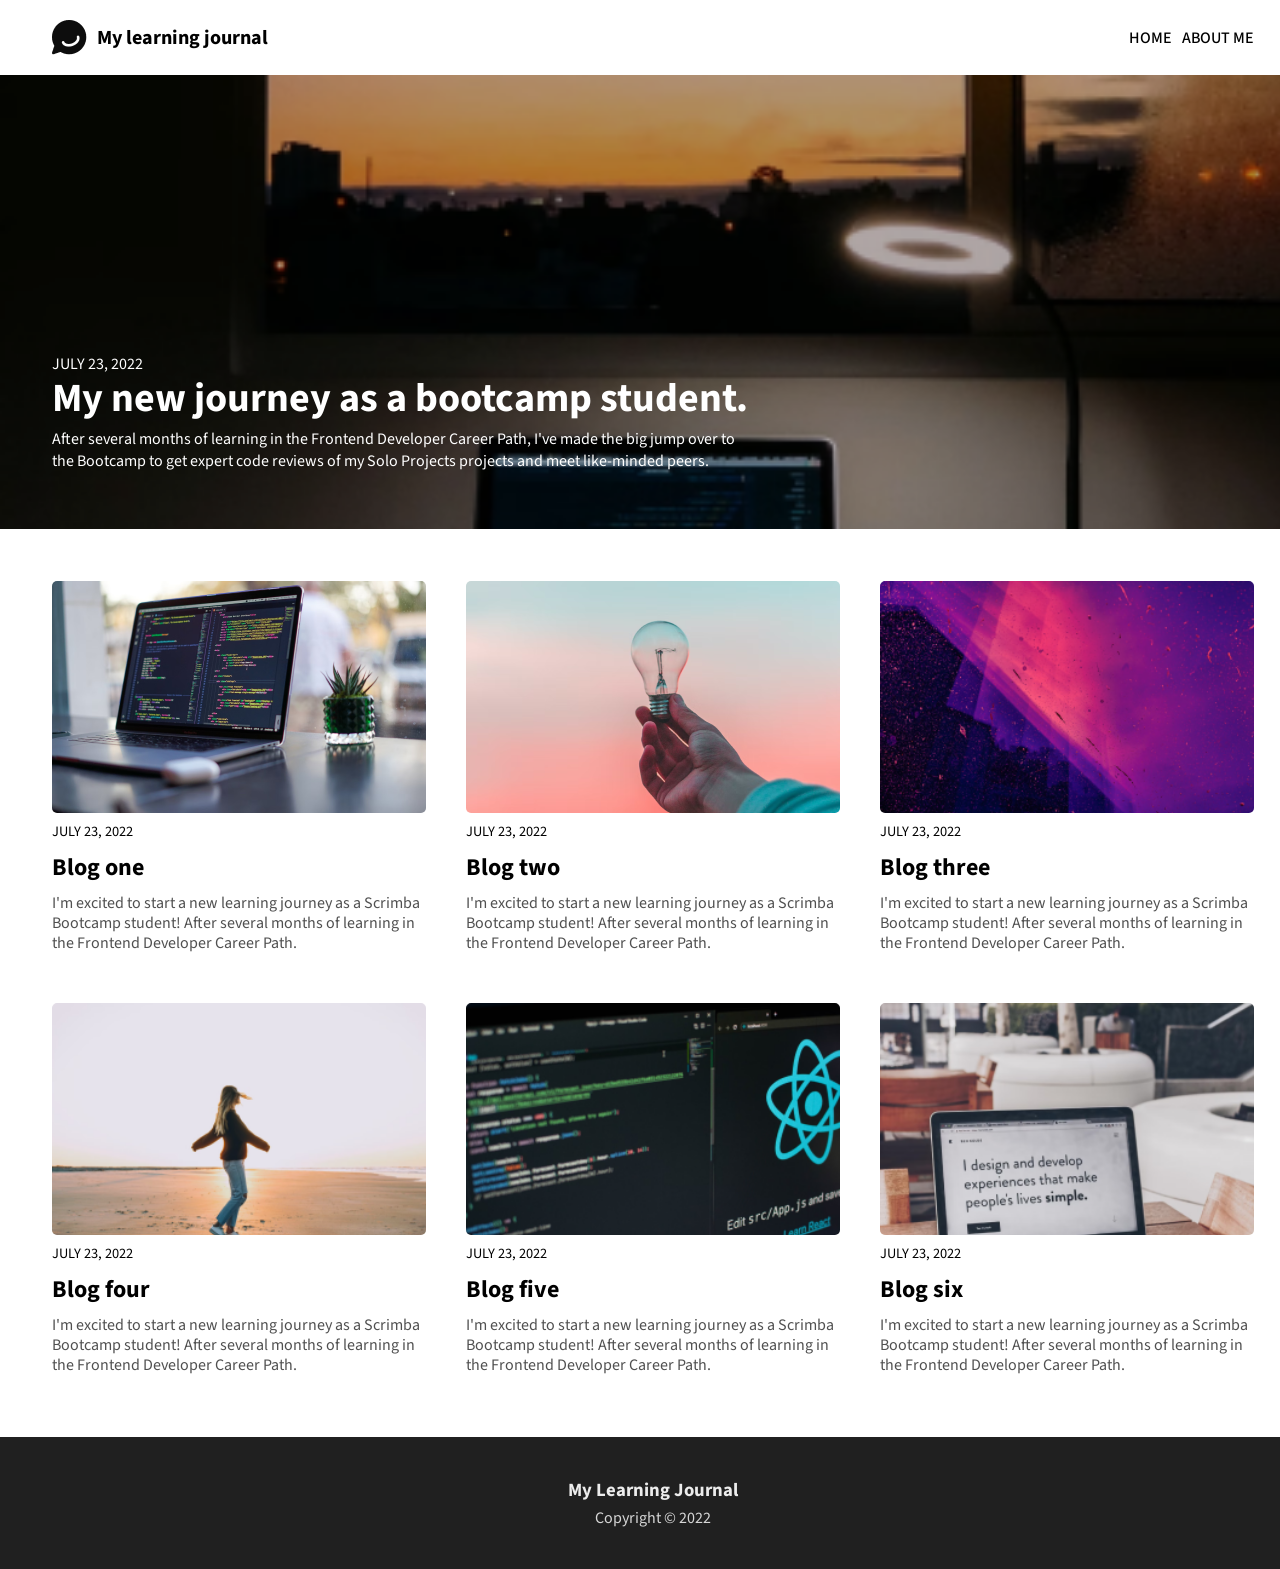
<file: index.html>
<html>
    <head>
        <meta name="viewport" content="width=device-width, initial-scale=1" />
        <link rel="preconnect" href="https://fonts.googleapis.com">
        <link rel="preconnect" href="https://fonts.gstatic.com" crossorigin>
        <link href="https://fonts.googleapis.com/css2?family=Source+Sans+3:ital,wght@0,200..900;1,200..900&display=swap" rel="stylesheet">
        <title>My Learning Journal</title>
        <link rel="stylesheet" href="css/global.css">
        <link rel="stylesheet" href="css/home.css">
    </head>
    <body>
      <header>
        <div class="logo-container">
          <a href="/index.html" class="logo" aria-label="Homepage">
            <img src="images/logo.png" class="logo" alt="My learning journal logo">
            <span>My learning journal</span>
          </a>
        </div>
        <nav class="site-nav">
          <ul>
            <li>
              <a href="/index.html" class="nav-item">Home</a>
            </li>
            <li>
              <a href="/about.html" class="nav-item">About me</a>
            </li>
          </ul>
          </nav>
      </header>
      <main>
        <a class="hero-post" href="/hero-post.html">
          <p class="hero-date date">July 23, 2022</p>
          <h1 class="hero-title">My new journey as a bootcamp student.</h1>
          <p class="hero-text">After several months of learning in the Frontend Developer Career Path, I've made the big jump over to the Bootcamp to get expert code reviews of my Solo Projects projects and meet like-minded peers.</p>
        </a>
        <div class="article-listing" id="article-listing"></div>
      </main>
      <footer>
        <h3>My Learning Journal</h3>
        <p>Copyright © 2022</p>
      </footer>
      <script src="js/index.js" type="module"></script>
    </body>
</html>
</file>
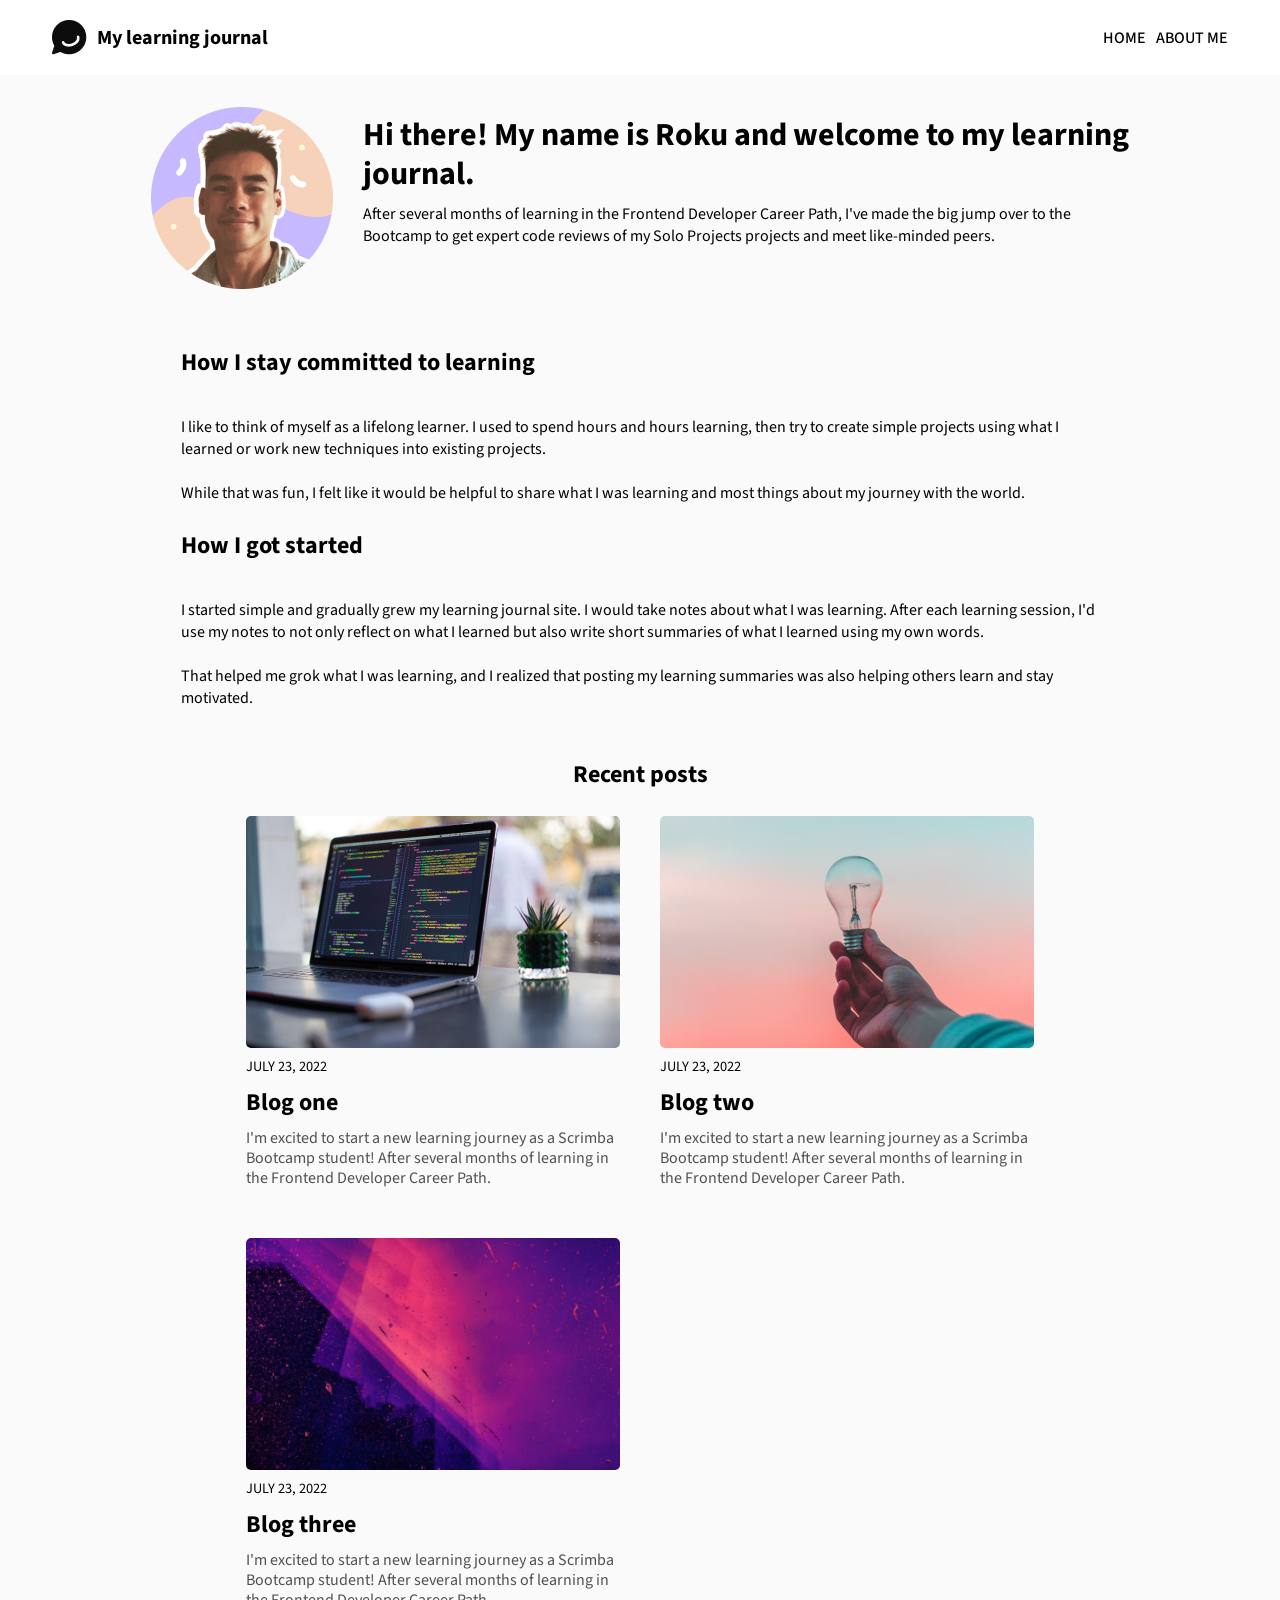
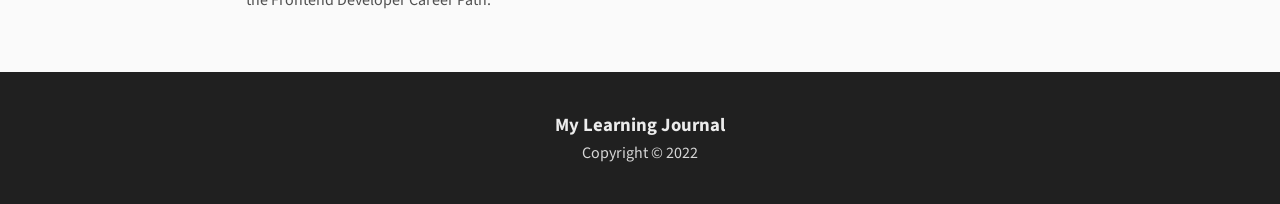
<file: about.html>
<html>
    <head>
        <meta name="viewport" content="width=device-width, initial-scale=1" />
        <link rel="preconnect" href="https://fonts.googleapis.com">
        <link rel="preconnect" href="https://fonts.gstatic.com" crossorigin>
        <link href="https://fonts.googleapis.com/css2?family=Source+Sans+3:ital,wght@0,200..900;1,200..900&display=swap" rel="stylesheet">
        <title>My Learning Journal</title>
        <link rel="stylesheet" href="css/global.css">
        <link rel="stylesheet" href="css/article.css">
    </head>
    <body>
      <header>
        <div class="logo-container">
          <a href="/index.html" class="logo" aria-label="Homepage">
            <img src="images/logo.png" class="logo" alt="My learning journal logo">
            <span>My learning journal</span>
          </a>
        </div>
        <nav class="site-nav">
          <ul>
            <li>
              <a href="/index.html" class="nav-item">Home</a>
            </li>
            <li>
              <a href="/about.html" class="nav-item">About me</a>
            </li>
          </ul>
          </nav>
      </header>
      <main>
        <div class="main-article">
          <div class="profile">
            <div class="profile-img"></div>
            <h1 class="profile-title ">Hi there! My name is Roku and welcome to my learning journal.</h1>
            <p class="">After several months of learning in the Frontend Developer Career Path, I've made the big jump over to the Bootcamp to get expert code reviews of my Solo Projects projects and meet like-minded peers.</p>
          </div>
          <div class="question text">
            <h2 class="small-title">How I stay committed to learning</h2>
            <p class="answer">I like to think of myself as a lifelong learner. I used to spend hours and hours learning, then try to create simple projects using what I learned or work new techniques into existing projects. <br> <br> While that was fun, I felt like it would be helpful to share what I was learning and most things about my journey with the world.</p>
          </div>
          <div class="question text">
            <h2 class="small-title">How I got started</h2>
            <p class="answer">I started simple and gradually grew my learning journal site. I would take notes about what I was learning. After each learning session, I'd use my notes to not only reflect on what I learned but also write short summaries of what I learned using my own words. <br> <br> That helped me grok what I was learning, and I realized that posting my learning summaries was also helping others learn and stay motivated.</p>
          </div>
        </div>
        <h2 class="recent-posts small-title">Recent posts</h2>
        <div class="article-listing" id="article-listing"></div>
      </main>
      <footer>
        <h3>My Learning Journal</h3>
        <p>Copyright © 2022</p>
      </footer>
      <script src="js/index.js" type="module"></script>
    </body>
</html>
</file>
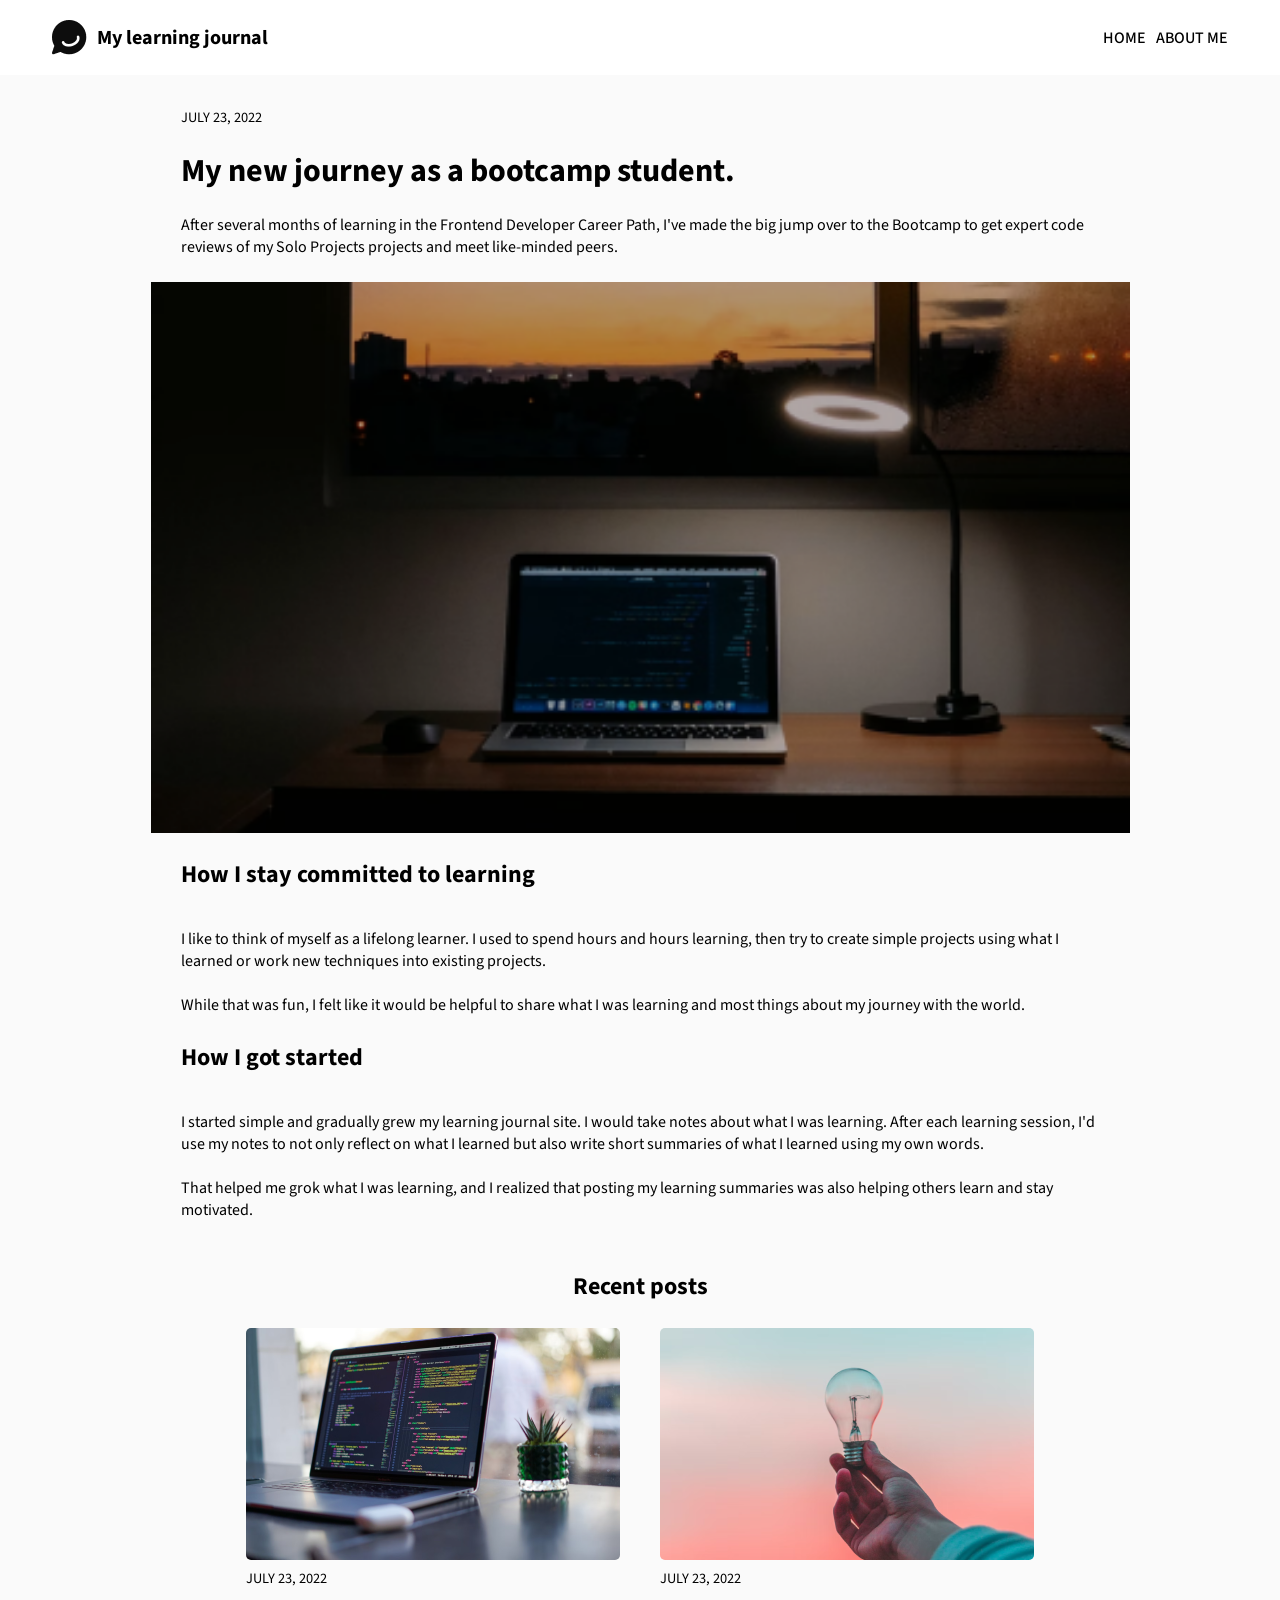
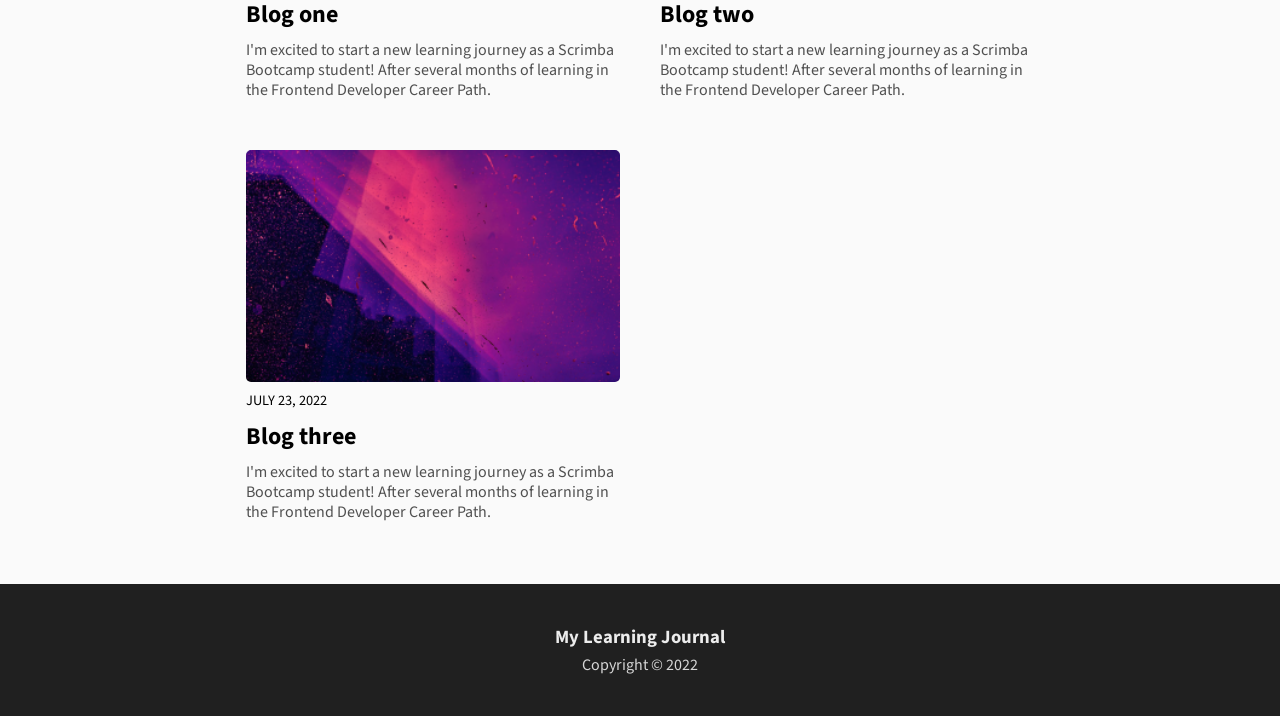
<file: hero-post.html>
<html>
    <head>
        <meta name="viewport" content="width=device-width, initial-scale=1" />
        <link rel="preconnect" href="https://fonts.googleapis.com">
        <link rel="preconnect" href="https://fonts.gstatic.com" crossorigin>
        <link href="https://fonts.googleapis.com/css2?family=Source+Sans+3:ital,wght@0,200..900;1,200..900&display=swap" rel="stylesheet">
        <title>My Learning Journal</title>
        <link rel="stylesheet" href="css/global.css">
        <link rel="stylesheet" href="css/hero-post.css">
    </head>
    <body>
      <header>
        <div class="logo-container">
          <a href="/index.html" class="logo" aria-label="Homepage">
            <img src="images/logo.png" class="logo" alt="My learning journal logo">
            <span>My learning journal</span>
          </a>
        </div>
        <nav class="site-nav">
          <ul>
            <li>
              <a href="/index.html" class="nav-item">Home</a>
            </li>
            <li>
              <a href="#" class="nav-item">About me</a>
            </li>
          </ul>
          </nav>
      </header>
      <main>
        <div class="main-article">
          <p class="date text">july 23, 2022</p>
          <h1 class="text">My new journey as a bootcamp student.</h1>
          <p class="text">After several months of learning in the Frontend Developer Career Path, I've made the big jump over to the Bootcamp to get expert code reviews of my Solo Projects projects and meet like-minded peers.</p>
          <div class="main-article-img"></div>
          <div class="question text">
            <h2 class="small-title">How I stay committed to learning</h2>
            <p class="answer">I like to think of myself as a lifelong learner. I used to spend hours and hours learning, then try to create simple projects using what I learned or work new techniques into existing projects. <br> <br> While that was fun, I felt like it would be helpful to share what I was learning and most things about my journey with the world.</p>
          </div>
          <div class="question text">
            <h2 class="small-title">How I got started</h2>
            <p class="answer">I started simple and gradually grew my learning journal site. I would take notes about what I was learning. After each learning session, I'd use my notes to not only reflect on what I learned but also write short summaries of what I learned using my own words. <br> <br> That helped me grok what I was learning, and I realized that posting my learning summaries was also helping others learn and stay motivated.</p>
          </div>
        </div>
        <h2 class="recent-posts small-title">Recent posts</h2>
        <div class="article-listing" id="article-listing"></div>
      </main>
      <footer>
        <h3>My Learning Journal</h3>
        <p>Copyright © 2022</p>
      </footer>
      <script src="js/index.js" type="module"></script>
    </body>
</html>
</file>
<file: css/global.css>
html, 
body,
ul,
h1,
h2,
h3,
p {
    margin: 0;
    padding: 0;
}

ul{
    list-style: none;
}

a{
    text-decoration: none;
    color: black;
}

a,button{
    cursor: pointer;
}

h1{
    line-height: 1.2;
}

body{
    height: 100vh;
    display: grid;
    grid-template-rows: auto 1fr auto;
    font-family: "Source Sans 3", Arial, sans-serif;
    box-sizing: border-box;
}

/* Header */

header{
    display: flex;
    justify-content: space-between;
    align-items: center;
    font-weight: 500;
    padding: 1.25em;
}

.logo{
    display: flex;
    align-items: center;
    gap: 10px;
    font-weight: bold;
}

header ul{
    display: flex;
    gap: 10px;
    text-transform: uppercase;
}

main{
    display: grid;
}

.date{
    text-transform: uppercase;
}

/* Footer */

footer{
    background-color: #202020;
    display: flex;
    flex-direction: column;
    justify-content: center;
    align-items: center;
    gap: 0.25em;
    padding: 2.5em 1em;
}

footer h3{
    color: #ECECEC;
    
}

footer p {
    color: #D7D7D7;
}

/* Article listing */

.article-listing{
    padding: 2.125em 1.25em;
    display: grid;
    grid-template-columns: 374px;
    justify-content: center;
    gap: 2.5em;
}

.article:nth-child(n+4){
    display: none;
}

.show-all .article:nth-child(n+4){
    display: grid;
}

.article{
    display: grid;
    grid-template-rows: 232px 0.5fr 1fr 2fr;
    gap: 0.5em;
}

.article-image {
    background-size: cover;
    border-radius: 5px;
}

.article-date{
    font-size: 0.9rem;
}

.article-description{
    color: #505050;
    line-height: 1.25;
}

#more-btn{
    border: none;
    background-color: inherit;
    font-weight: bold;
    text-decoration: underline;
    font-size: 1rem;
}

@media (min-width: 1024px ){
    header{
        padding: 1.25em 3.25em;
    }

    .logo{
        font-size: 1.25rem;
    }

    .article-listing{
        padding: 0.5em 3.25em 3.25em 3.25em;
        grid-template-columns: repeat(auto-fit, 374px);
        grid-auto-flow: dense;
    }

    #more-btn{
        display: none;
    }
}
</file>
<file: css/home.css>
/* Hero */

.hero-post{
    background-image: url(../images/article-image-hero.png);
    background-size: cover;
    color: white;
    padding: 5em 1.25em 1.25em;
    display: flex;
    flex-direction: column;
}

.hero-text{
    padding: 5px 0;
}

@media (min-width: 1024px ){

    main{
        grid-template-rows: 1fr 2fr;
    }

    .hero-post{
        justify-content: end;
        padding: 3.25em;
    }

    .hero-title{
        font-size: 2.5rem;
    }

    .hero-text{
        max-width: 700px;
    }

    .article:nth-child(n+4){
        display: grid;
    }
}

@media (min-width: 1280px ){
    .article-listing{
        grid-template-columns: repeat(3, 374px);
        padding: 3.25em;
        grid-auto-flow: dense;
    } 
}
</file>
<file: css/article.css>
main{
  background-color: #FAFAFA;
}

.small-title{
  font-size: 1rem;
  padding-bottom: 1.5em;
}

.recent-posts{
  text-align: center;
  padding: 0;
}

.main-article{
  padding: 2em 1.125em ;
  display: flex;
  flex-direction: column;
  gap: 1.5em;
}

.main-article .date{
  font-size: 0.9rem;
}

.main-article-img{
  background-image: url("../images/article-image-hero.png");
  background-size: cover;
  aspect-ratio: 16 / 9;
  width: 100%;
  max-width: 979px;
}

#more-btn{
  display: none;
}

/* about page */

.profile{
  display: grid;
  row-gap: 1.5em;
}

.profile-title{
  align-self: flex-end;
}

.profile-img{
  background-image: url("../images/profile-image.png");
  background-size: cover;
  aspect-ratio: 16 / 9;
  max-width: 182px;
  height: 182px;
  grid-column: 1/2;
  grid-row: 1/3;
}

@media (min-width: 1024px ){

  main{
    grid-template-rows: auto;
    row-gap: 1em;
  }

  .main-article{
    max-width: 979px;
    margin: auto;
  }

  .text{
    padding-left: 30px;
    padding-right: 30px;
  }

  .recent-posts,
  .small-title{
    font-size: 1.5rem;
  }

  /* About page */
  .profile{
  grid-template-columns: auto 1fr;
  grid-template-rows: 1fr 1fr;
  column-gap: 30px;
  row-gap: 10px;
  margin-bottom: 2em;
}
}
</file>
<file: css/hero-post.css>
main{
    background-color: #FAFAFA;
}

.small-title{
  font-size: 1rem;
  padding-bottom: 1.5em;
}

.recent-posts{
  text-align: center;
  padding: 0;
}

.main-article{
  padding: 2em 1.125em ;
  display: flex;
  flex-direction: column;
  gap: 1.5em;
}

.main-article .date{
  font-size: 0.9rem;
}

.main-article-img{
  background-image: url("../images/article-image-hero.png");
  background-size: cover;
  aspect-ratio: 16 / 9;
  width: 100%;
  max-width: 979px;
}

@media (min-width: 1024px ){

  main{
    grid-template-rows: auto;
    row-gap: 1em;
  }

  .main-article{
    max-width: 979px;
    margin: auto;
  }

  .text{
    padding-left: 30px;
    padding-right: 30px;
  }

  .recent-posts,
  .small-title{
    font-size: 1.5rem;
  }
}
</file>
